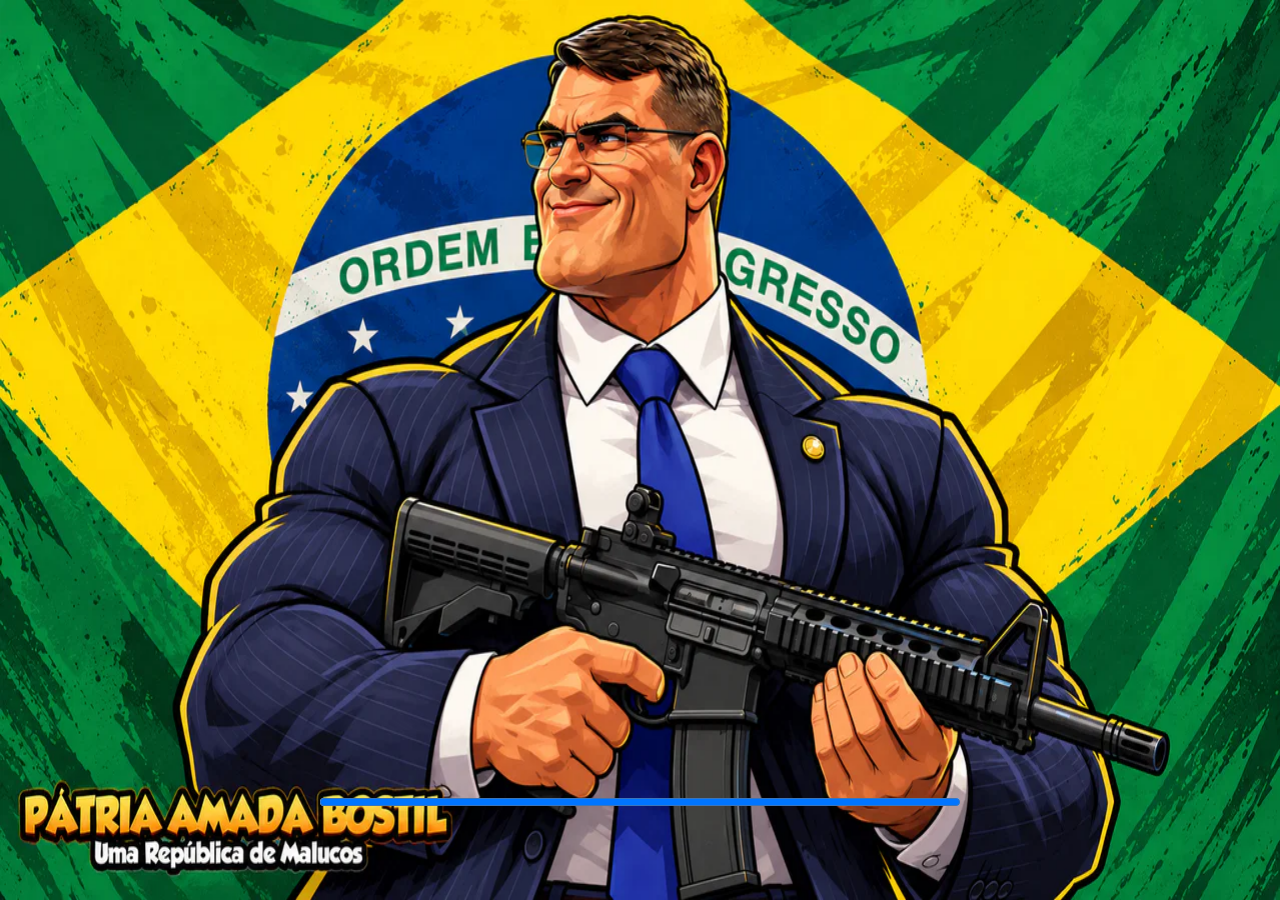
<file: index.html>
<!DOCTYPE html>
<html lang="en">
	<head>
		<meta charset="utf-8">
		<meta name="viewport" content="width=device-width, user-scalable=no, initial-scale=1.0">
		<title>Pátria Amada Bostil</title>
		<style>
html, body, #canvas {
	margin: 0;
	padding: 0;
	border: 0;
}

body {
	color: white;
	background-color: black;
	overflow: hidden;
	touch-action: none;
}

#canvas {
	display: block;
}

#canvas:focus {
	outline: none;
}

#status, #status-splash, #status-progress {
	position: absolute;
	left: 0;
	right: 0;
}

#status, #status-splash {
	top: 0;
	bottom: 0;
}

#status {
	background-color: #000000;
	display: flex;
	flex-direction: column;
	justify-content: center;
	align-items: center;
	visibility: hidden;
}

#status-splash {
	max-height: 100%;
	max-width: 100%;
	margin: auto;
}

#status-splash.show-image--false {
	display: none;
}

#status-splash.fullsize--true {
	height: 100%;
	width: 100%;
	object-fit: contain;
}

#status-splash.use-filter--false {
	image-rendering: pixelated;
}

#status-progress, #status-notice {
	display: none;
}

#status-progress {
	bottom: 10%;
	width: 50%;
	margin: 0 auto;
}

#status-notice {
	background-color: #5b3943;
	border-radius: 0.5rem;
	border: 1px solid #9b3943;
	color: #e0e0e0;
	font-family: 'Noto Sans', 'Droid Sans', Arial, sans-serif;
	line-height: 1.3;
	margin: 0 2rem;
	overflow: hidden;
	padding: 1rem;
	text-align: center;
	z-index: 1;
}
		</style>
		<link id="-gd-engine-icon" rel="icon" type="image/png" href="index.icon.png" />
<link rel="apple-touch-icon" href="index.apple-touch-icon.png"/>
<script src="GameAnalytics.js"></script>
<style>#status-splash, #status-splash.fullsize--true { width: 100%; height: 100%; max-width: none; max-height: none; object-fit: fill; }</style>
<!-- Automatically added by Sentry SDK -->
<script src="sentry-bundle.js" crossorigin="anonymous"></script>
	</head>
	<body>
		<canvas id="canvas">
			Your browser does not support the canvas tag.
		</canvas>

		<noscript>
			Your browser does not support JavaScript.
		</noscript>

		<div id="status">
			<img id="status-splash" class="show-image--true fullsize--true use-filter--true" src="index.png" alt="">
			<progress id="status-progress"></progress>
			<div id="status-notice"></div>
		</div>

		<script src="index.js"></script>
		<script>
const GODOT_CONFIG = {"args":[],"canvasResizePolicy":2,"emscriptenPoolSize":8,"ensureCrossOriginIsolationHeaders":true,"executable":"index","experimentalVK":false,"fileSizes":{"index.pck":10806532,"index.wasm":1509558},"focusCanvas":true,"gdextensionLibs":["libsentry.web.release.wasm32.nothreads.wasm"],"godotPoolSize":4};
const GODOT_THREADS_ENABLED = false;
const engine = new Engine(GODOT_CONFIG);

(function () {
	const statusOverlay = document.getElementById('status');
	const statusProgress = document.getElementById('status-progress');
	const statusNotice = document.getElementById('status-notice');

	let initializing = true;
	let statusMode = '';

	function setStatusMode(mode) {
		if (statusMode === mode || !initializing) {
			return;
		}
		if (mode === 'hidden') {
			statusOverlay.remove();
			initializing = false;
			return;
		}
		statusOverlay.style.visibility = 'visible';
		statusProgress.style.display = mode === 'progress' ? 'block' : 'none';
		statusNotice.style.display = mode === 'notice' ? 'block' : 'none';
		statusMode = mode;
	}

	function setStatusNotice(text) {
		while (statusNotice.lastChild) {
			statusNotice.removeChild(statusNotice.lastChild);
		}
		const lines = text.split('\n');
		lines.forEach((line) => {
			statusNotice.appendChild(document.createTextNode(line));
			statusNotice.appendChild(document.createElement('br'));
		});
	}

	function displayFailureNotice(err) {
		console.error(err);
		if (err instanceof Error) {
			setStatusNotice(err.message);
		} else if (typeof err === 'string') {
			setStatusNotice(err);
		} else {
			setStatusNotice('An unknown error occurred.');
		}
		setStatusMode('notice');
		initializing = false;
	}

	const missing = Engine.getMissingFeatures({
		threads: GODOT_THREADS_ENABLED,
	});

	if (missing.length !== 0) {
		if (GODOT_CONFIG['serviceWorker'] && GODOT_CONFIG['ensureCrossOriginIsolationHeaders'] && 'serviceWorker' in navigator) {
			let serviceWorkerRegistrationPromise;
			try {
				serviceWorkerRegistrationPromise = navigator.serviceWorker.getRegistration();
			} catch (err) {
				serviceWorkerRegistrationPromise = Promise.reject(new Error('Service worker registration failed.'));
			}
			// There's a chance that installing the service worker would fix the issue
			Promise.race([
				serviceWorkerRegistrationPromise.then((registration) => {
					if (registration != null) {
						return Promise.reject(new Error('Service worker already exists.'));
					}
					return registration;
				}).then(() => engine.installServiceWorker()),
				// For some reason, `getRegistration()` can stall
				new Promise((resolve) => {
					setTimeout(() => resolve(), 2000);
				}),
			]).then(() => {
				// Reload if there was no error.
				window.location.reload();
			}).catch((err) => {
				console.error('Error while registering service worker:', err);
			});
		} else {
			// Display the message as usual
			const missingMsg = 'Error\nThe following features required to run Godot projects on the Web are missing:\n';
			displayFailureNotice(missingMsg + missing.join('\n'));
		}
	} else {
		setStatusMode('progress');
		engine.startGame({
			'onProgress': function (current, total) {
				if (current > 0 && total > 0) {
					statusProgress.value = current;
					statusProgress.max = total;
				} else {
					statusProgress.removeAttribute('value');
					statusProgress.removeAttribute('max');
				}
			},
		}).then(() => {
			setStatusMode('hidden');
		}, displayFailureNotice);
	}
}());
		</script>
	</body>
</html>
</file>
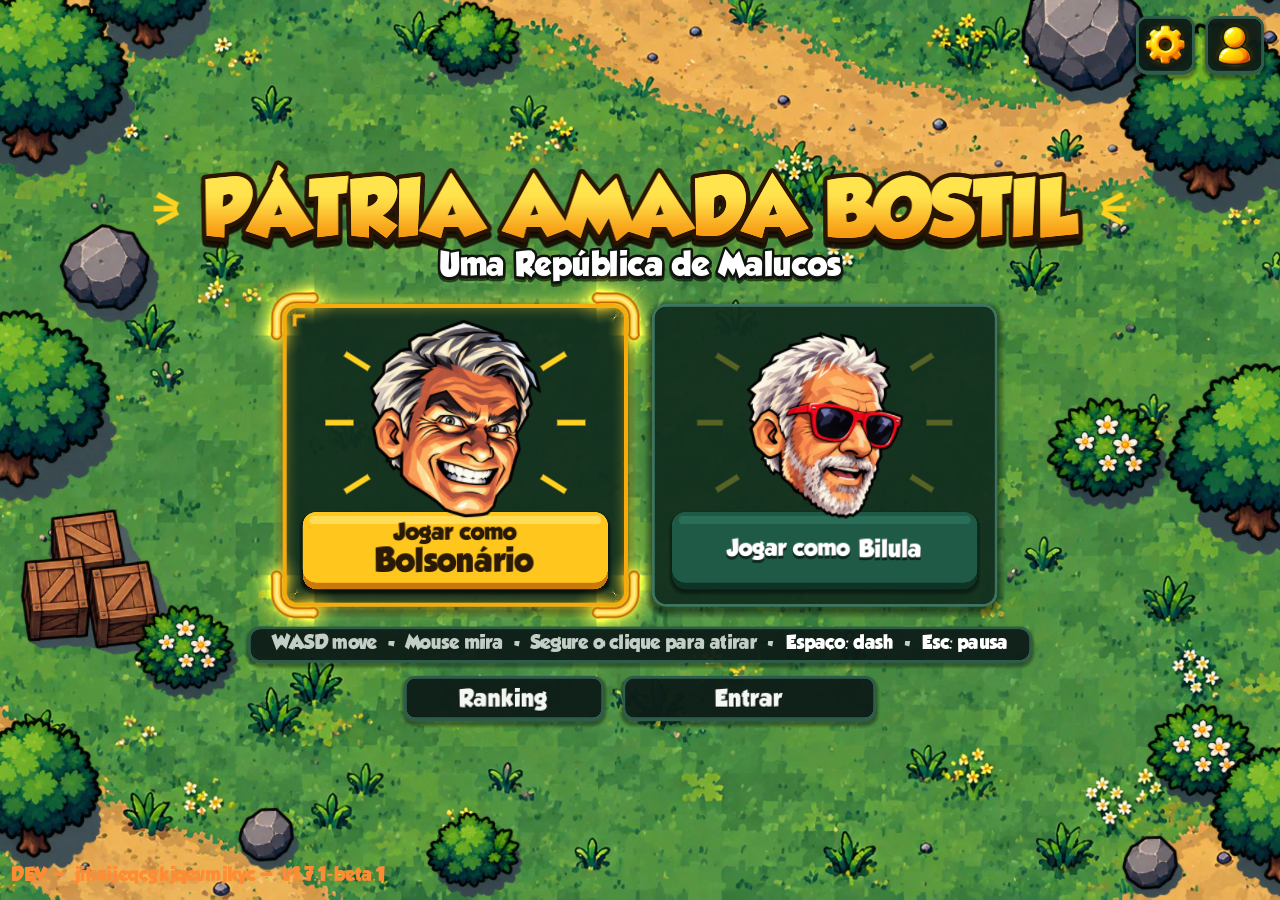
<file: beta/index.html>
<!DOCTYPE html>
<html lang="en">
	<head>
		<meta charset="utf-8">
		<meta name="viewport" content="width=device-width, user-scalable=no, initial-scale=1.0">
		<title>Pátria Amada Bostil</title>
		<style>
html, body, #canvas {
	margin: 0;
	padding: 0;
	border: 0;
}

body {
	color: white;
	background-color: black;
	overflow: hidden;
	touch-action: none;
}

#canvas {
	display: block;
}

#canvas:focus {
	outline: none;
}

#status, #status-splash, #status-progress {
	position: absolute;
	left: 0;
	right: 0;
}

#status, #status-splash {
	top: 0;
	bottom: 0;
}

#status {
	background-color: #000000;
	display: flex;
	flex-direction: column;
	justify-content: center;
	align-items: center;
	visibility: hidden;
}

#status-splash {
	max-height: 100%;
	max-width: 100%;
	margin: auto;
}

#status-splash.show-image--false {
	display: none;
}

#status-splash.fullsize--true {
	height: 100%;
	width: 100%;
	object-fit: contain;
}

#status-splash.use-filter--false {
	image-rendering: pixelated;
}

#status-progress, #status-notice {
	display: none;
}

#status-progress {
	bottom: 10%;
	width: 50%;
	margin: 0 auto;
}

#status-notice {
	background-color: #5b3943;
	border-radius: 0.5rem;
	border: 1px solid #9b3943;
	color: #e0e0e0;
	font-family: 'Noto Sans', 'Droid Sans', Arial, sans-serif;
	line-height: 1.3;
	margin: 0 2rem;
	overflow: hidden;
	padding: 1rem;
	text-align: center;
	z-index: 1;
}
		</style>
		<link id="-gd-engine-icon" rel="icon" type="image/png" href="index.icon.png" />
<link rel="apple-touch-icon" href="index.apple-touch-icon.png"/>
<script src="GameAnalytics.js"></script>
<style>#status-splash, #status-splash.fullsize--true { width: 100%; height: 100%; max-width: none; max-height: none; object-fit: fill; }</style>
<!-- Automatically added by Sentry SDK -->
<script src="sentry-bundle.js" crossorigin="anonymous"></script>
	</head>
	<body>
		<canvas id="canvas">
			Your browser does not support the canvas tag.
		</canvas>

		<noscript>
			Your browser does not support JavaScript.
		</noscript>

		<div id="status">
			<img id="status-splash" class="show-image--true fullsize--true use-filter--true" src="index.png" alt="">
			<progress id="status-progress"></progress>
			<div id="status-notice"></div>
		</div>

		<script src="index.js"></script>
		<script>
const GODOT_CONFIG = {"args":[],"canvasResizePolicy":2,"emscriptenPoolSize":8,"ensureCrossOriginIsolationHeaders":true,"executable":"index","experimentalVK":false,"fileSizes":{"index.pck":10806548,"index.wasm":1509558},"focusCanvas":true,"gdextensionLibs":["libsentry.web.release.wasm32.nothreads.wasm"],"godotPoolSize":4};
const GODOT_THREADS_ENABLED = false;
const engine = new Engine(GODOT_CONFIG);

(function () {
	const statusOverlay = document.getElementById('status');
	const statusProgress = document.getElementById('status-progress');
	const statusNotice = document.getElementById('status-notice');

	let initializing = true;
	let statusMode = '';

	function setStatusMode(mode) {
		if (statusMode === mode || !initializing) {
			return;
		}
		if (mode === 'hidden') {
			statusOverlay.remove();
			initializing = false;
			return;
		}
		statusOverlay.style.visibility = 'visible';
		statusProgress.style.display = mode === 'progress' ? 'block' : 'none';
		statusNotice.style.display = mode === 'notice' ? 'block' : 'none';
		statusMode = mode;
	}

	function setStatusNotice(text) {
		while (statusNotice.lastChild) {
			statusNotice.removeChild(statusNotice.lastChild);
		}
		const lines = text.split('\n');
		lines.forEach((line) => {
			statusNotice.appendChild(document.createTextNode(line));
			statusNotice.appendChild(document.createElement('br'));
		});
	}

	function displayFailureNotice(err) {
		console.error(err);
		if (err instanceof Error) {
			setStatusNotice(err.message);
		} else if (typeof err === 'string') {
			setStatusNotice(err);
		} else {
			setStatusNotice('An unknown error occurred.');
		}
		setStatusMode('notice');
		initializing = false;
	}

	const missing = Engine.getMissingFeatures({
		threads: GODOT_THREADS_ENABLED,
	});

	if (missing.length !== 0) {
		if (GODOT_CONFIG['serviceWorker'] && GODOT_CONFIG['ensureCrossOriginIsolationHeaders'] && 'serviceWorker' in navigator) {
			let serviceWorkerRegistrationPromise;
			try {
				serviceWorkerRegistrationPromise = navigator.serviceWorker.getRegistration();
			} catch (err) {
				serviceWorkerRegistrationPromise = Promise.reject(new Error('Service worker registration failed.'));
			}
			// There's a chance that installing the service worker would fix the issue
			Promise.race([
				serviceWorkerRegistrationPromise.then((registration) => {
					if (registration != null) {
						return Promise.reject(new Error('Service worker already exists.'));
					}
					return registration;
				}).then(() => engine.installServiceWorker()),
				// For some reason, `getRegistration()` can stall
				new Promise((resolve) => {
					setTimeout(() => resolve(), 2000);
				}),
			]).then(() => {
				// Reload if there was no error.
				window.location.reload();
			}).catch((err) => {
				console.error('Error while registering service worker:', err);
			});
		} else {
			// Display the message as usual
			const missingMsg = 'Error\nThe following features required to run Godot projects on the Web are missing:\n';
			displayFailureNotice(missingMsg + missing.join('\n'));
		}
	} else {
		setStatusMode('progress');
		engine.startGame({
			'onProgress': function (current, total) {
				if (current > 0 && total > 0) {
					statusProgress.value = current;
					statusProgress.max = total;
				} else {
					statusProgress.removeAttribute('value');
					statusProgress.removeAttribute('max');
				}
			},
		}).then(() => {
			setStatusMode('hidden');
		}, displayFailureNotice);
	}
}());
		</script>
	</body>
</html>
</file>
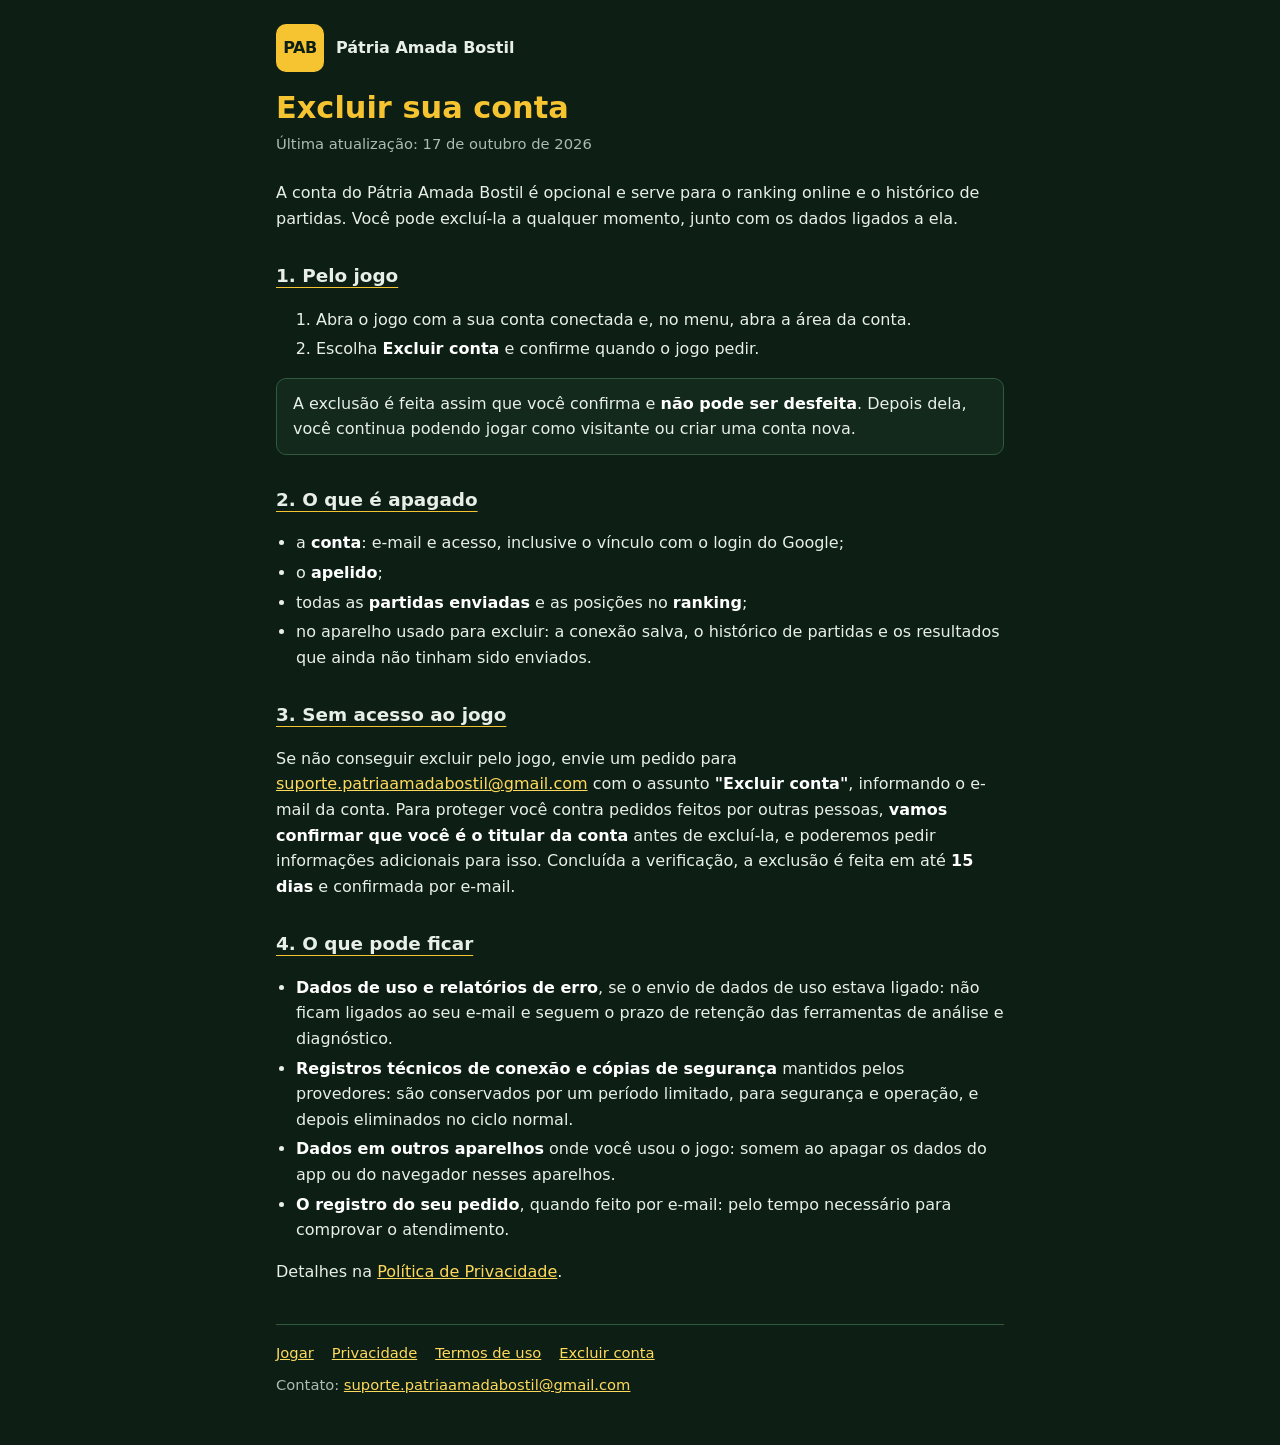
<file: excluir-conta.html>
<!doctype html>
<html lang="pt-BR">
<head>
<meta charset="utf-8">
<meta name="viewport" content="width=device-width, initial-scale=1">
<title>Excluir conta · Pátria Amada Bostil</title>
<meta name="description" content="Como excluir sua conta do jogo Pátria Amada Bostil e os dados ligados a ela.">
<link rel="stylesheet" href="legal.css">
</head>
<body>
<div class="wrap">
<header>
	<a class="logo" href="./" aria-label="Jogar Pátria Amada Bostil"><span class="mark">PAB</span>Pátria Amada Bostil</a>
</header>

<h1>Excluir sua conta</h1>
<p class="updated">Última atualização: 17 de outubro de 2026</p>

<p>A conta do Pátria Amada Bostil é opcional e serve para o ranking online e o histórico de partidas. Você pode excluí-la a qualquer momento, junto com os dados ligados a ela.</p>

<h2>1. Pelo jogo</h2>
<ol>
	<li>Abra o jogo com a sua conta conectada e, no menu, abra a área da conta.</li>
	<li>Escolha <strong>Excluir conta</strong> e confirme quando o jogo pedir.</li>
</ol>
<div class="note">A exclusão é feita assim que você confirma e <strong>não pode ser desfeita</strong>. Depois dela, você continua podendo jogar como visitante ou criar uma conta nova.</div>

<h2>2. O que é apagado</h2>
<ul>
	<li>a <strong>conta</strong>: e-mail e acesso, inclusive o vínculo com o login do Google;</li>
	<li>o <strong>apelido</strong>;</li>
	<li>todas as <strong>partidas enviadas</strong> e as posições no <strong>ranking</strong>;</li>
	<li>no aparelho usado para excluir: a conexão salva, o histórico de partidas e os resultados que ainda não tinham sido enviados.</li>
</ul>

<h2>3. Sem acesso ao jogo</h2>
<p>Se não conseguir excluir pelo jogo, envie um pedido para <a href="mailto:suporte.patriaamadabostil@gmail.com?subject=Excluir%20conta">suporte.patriaamadabostil@gmail.com</a> com o assunto <strong>"Excluir conta"</strong>, informando o e-mail da conta. Para proteger você contra pedidos feitos por outras pessoas, <strong>vamos confirmar que você é o titular da conta</strong> antes de excluí-la, e poderemos pedir informações adicionais para isso. Concluída a verificação, a exclusão é feita em até <strong>15 dias</strong> e confirmada por e-mail.</p>

<h2>4. O que pode ficar</h2>
<ul>
	<li><strong>Dados de uso e relatórios de erro</strong>, se o envio de dados de uso estava ligado: não ficam ligados ao seu e-mail e seguem o prazo de retenção das ferramentas de análise e diagnóstico.</li>
	<li><strong>Registros técnicos de conexão e cópias de segurança</strong> mantidos pelos provedores: são conservados por um período limitado, para segurança e operação, e depois eliminados no ciclo normal.</li>
	<li><strong>Dados em outros aparelhos</strong> onde você usou o jogo: somem ao apagar os dados do app ou do navegador nesses aparelhos.</li>
	<li><strong>O registro do seu pedido</strong>, quando feito por e-mail: pelo tempo necessário para comprovar o atendimento.</li>
</ul>
<p>Detalhes na <a href="privacidade.html">Política de Privacidade</a>.</p>

<footer>
	<nav>
		<a href="./">Jogar</a>
		<a href="privacidade.html">Privacidade</a>
		<a href="termos.html">Termos de uso</a>
		<a href="excluir-conta.html">Excluir conta</a>
	</nav>
	Contato: <a href="mailto:suporte.patriaamadabostil@gmail.com">suporte.patriaamadabostil@gmail.com</a>
</footer>
</div>
</body>
</html>
</file>
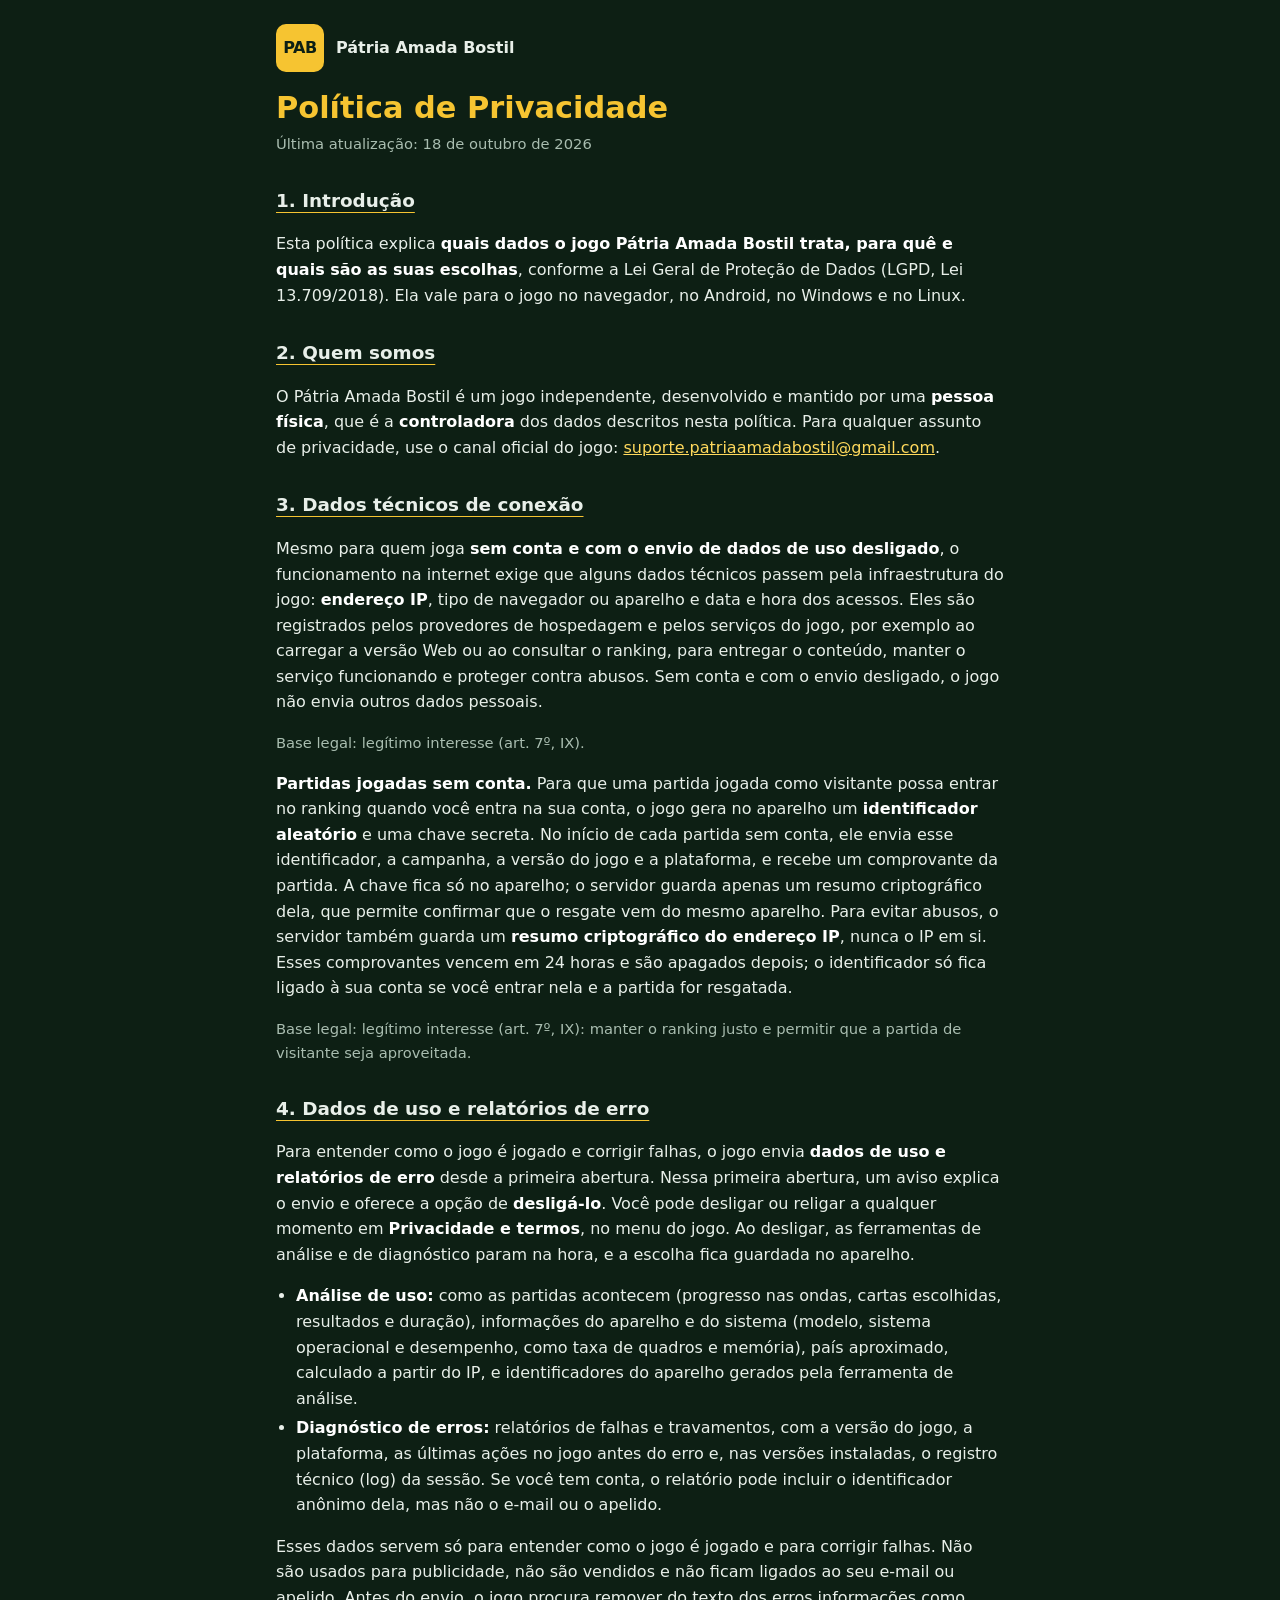
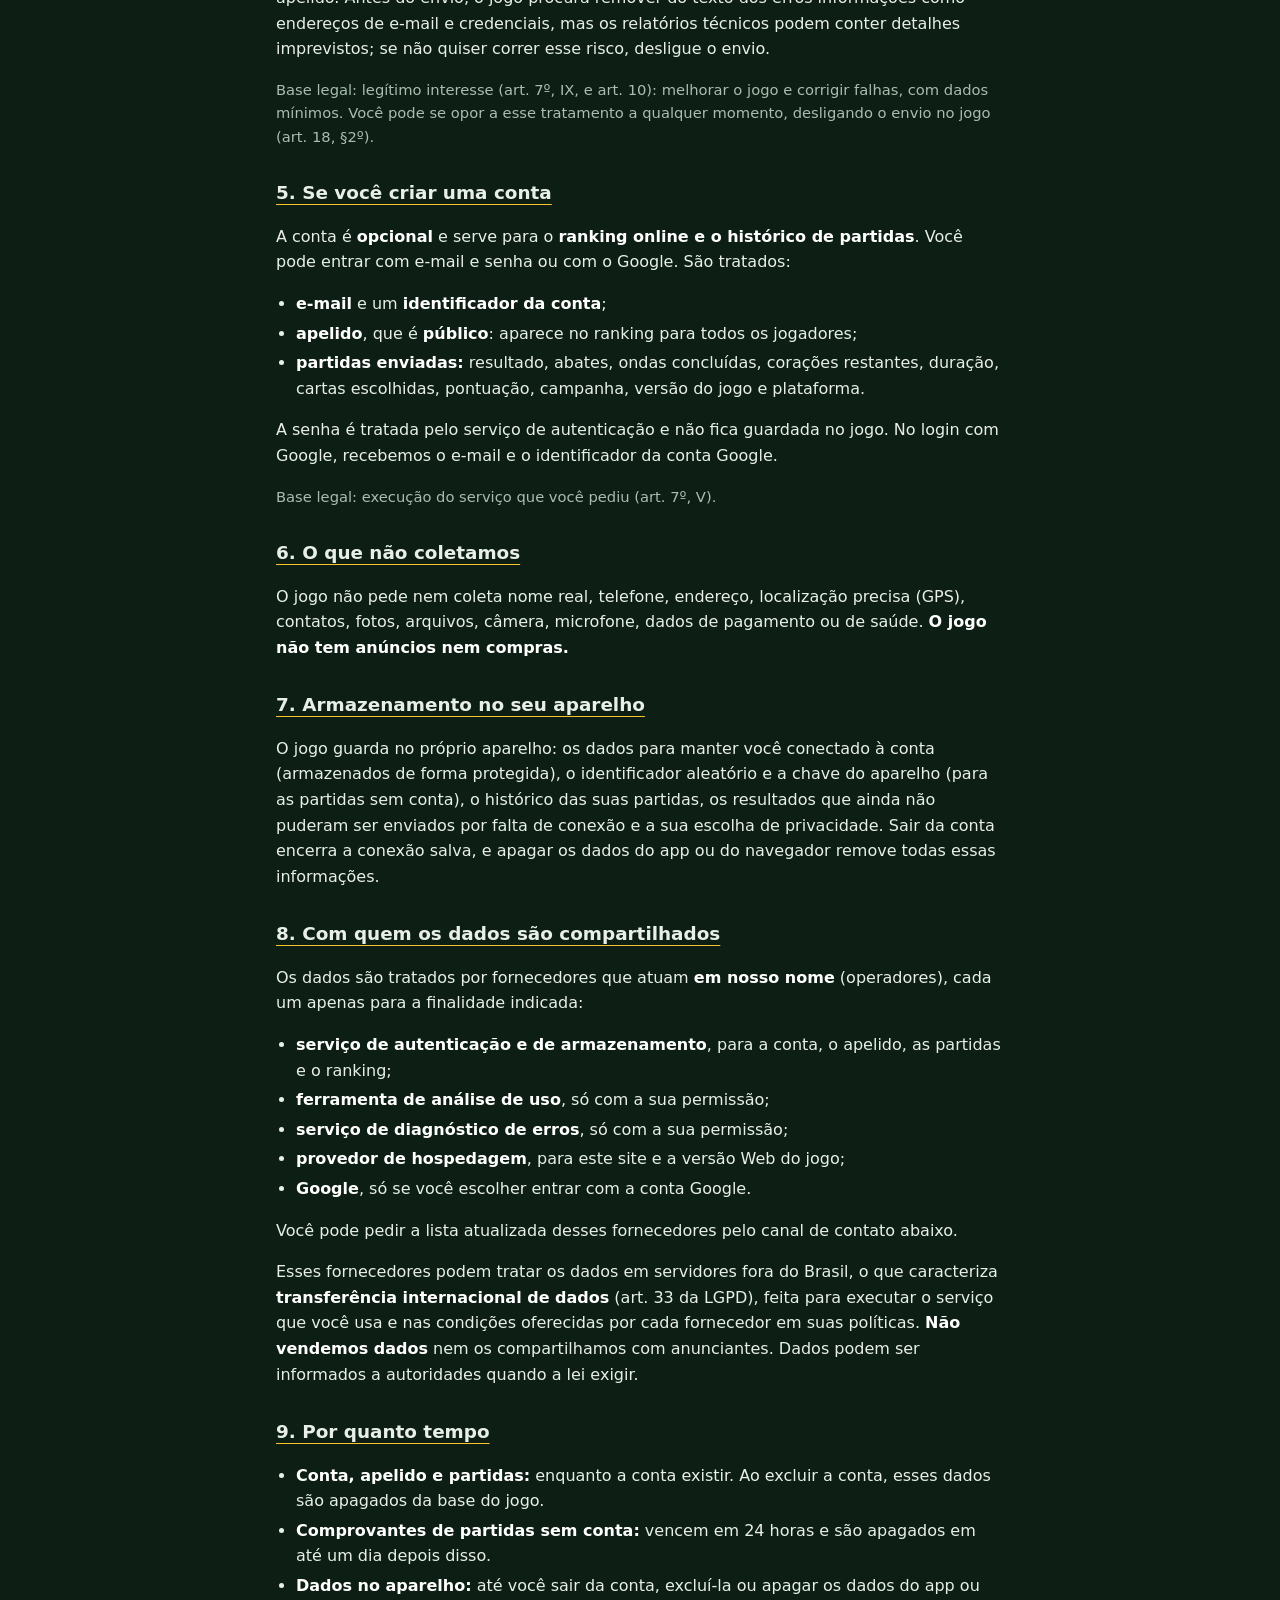
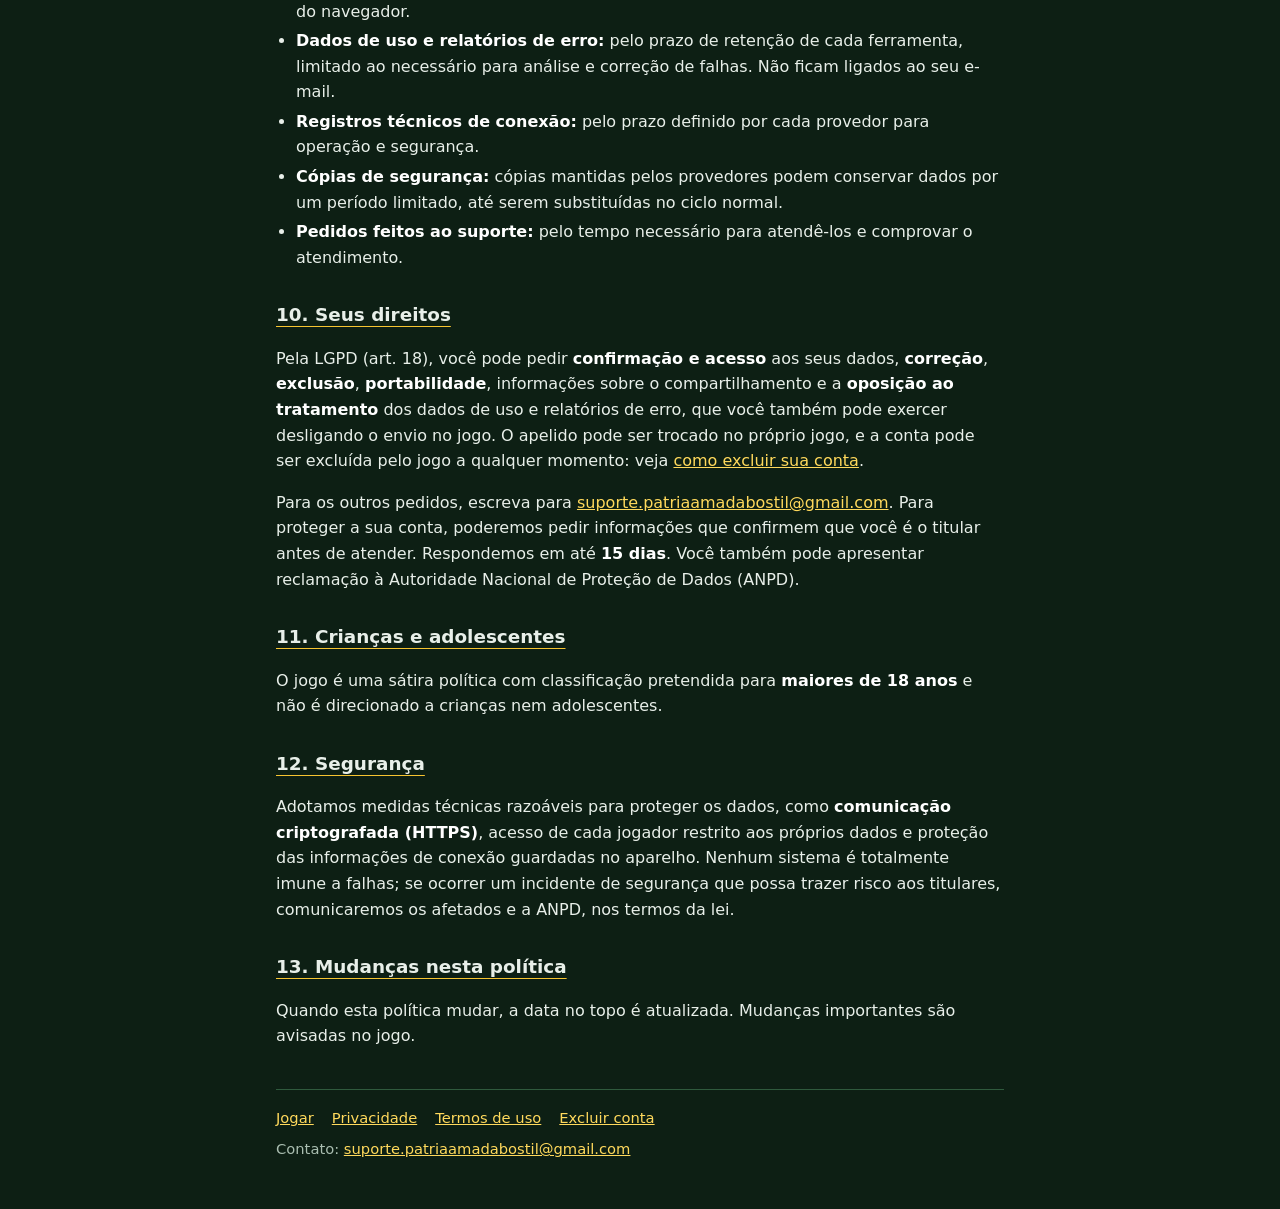
<file: privacidade.html>
<!doctype html>
<html lang="pt-BR">
<head>
<meta charset="utf-8">
<meta name="viewport" content="width=device-width, initial-scale=1">
<title>Política de Privacidade · Pátria Amada Bostil</title>
<meta name="description" content="Política de Privacidade do jogo Pátria Amada Bostil.">
<link rel="stylesheet" href="legal.css">
</head>
<body>
<div class="wrap">
<header>
	<a class="logo" href="./" aria-label="Jogar Pátria Amada Bostil"><span class="mark">PAB</span>Pátria Amada Bostil</a>
</header>

<h1>Política de Privacidade</h1>
<p class="updated">Última atualização: 18 de outubro de 2026</p>

<h2>1. Introdução</h2>
<p>Esta política explica <strong>quais dados o jogo Pátria Amada Bostil trata, para quê e quais são as suas escolhas</strong>, conforme a Lei Geral de Proteção de Dados (LGPD, Lei 13.709/2018). Ela vale para o jogo no navegador, no Android, no Windows e no Linux.</p>

<h2>2. Quem somos</h2>
<p>O Pátria Amada Bostil é um jogo independente, desenvolvido e mantido por uma <strong>pessoa física</strong>, que é a <strong>controladora</strong> dos dados descritos nesta política. Para qualquer assunto de privacidade, use o canal oficial do jogo: <a href="mailto:suporte.patriaamadabostil@gmail.com">suporte.patriaamadabostil@gmail.com</a>.</p>

<h2>3. Dados técnicos de conexão</h2>
<p>Mesmo para quem joga <strong>sem conta e com o envio de dados de uso desligado</strong>, o funcionamento na internet exige que alguns dados técnicos passem pela infraestrutura do jogo: <strong>endereço IP</strong>, tipo de navegador ou aparelho e data e hora dos acessos. Eles são registrados pelos provedores de hospedagem e pelos serviços do jogo, por exemplo ao carregar a versão Web ou ao consultar o ranking, para entregar o conteúdo, manter o serviço funcionando e proteger contra abusos. Sem conta e com o envio desligado, o jogo não envia outros dados pessoais.</p>
<p class="basis">Base legal: legítimo interesse (art. 7º, IX).</p>
<p><strong>Partidas jogadas sem conta.</strong> Para que uma partida jogada como visitante possa entrar no ranking quando você entra na sua conta, o jogo gera no aparelho um <strong>identificador aleatório</strong> e uma chave secreta. No início de cada partida sem conta, ele envia esse identificador, a campanha, a versão do jogo e a plataforma, e recebe um comprovante da partida. A chave fica só no aparelho; o servidor guarda apenas um resumo criptográfico dela, que permite confirmar que o resgate vem do mesmo aparelho. Para evitar abusos, o servidor também guarda um <strong>resumo criptográfico do endereço IP</strong>, nunca o IP em si. Esses comprovantes vencem em 24 horas e são apagados depois; o identificador só fica ligado à sua conta se você entrar nela e a partida for resgatada.</p>
<p class="basis">Base legal: legítimo interesse (art. 7º, IX): manter o ranking justo e permitir que a partida de visitante seja aproveitada.</p>

<h2>4. Dados de uso e relatórios de erro</h2>
<p>Para entender como o jogo é jogado e corrigir falhas, o jogo envia <strong>dados de uso e relatórios de erro</strong> desde a primeira abertura. Nessa primeira abertura, um aviso explica o envio e oferece a opção de <strong>desligá-lo</strong>. Você pode desligar ou religar a qualquer momento em <strong>Privacidade e termos</strong>, no menu do jogo. Ao desligar, as ferramentas de análise e de diagnóstico param na hora, e a escolha fica guardada no aparelho.</p>
<ul>
	<li><strong>Análise de uso:</strong> como as partidas acontecem (progresso nas ondas, cartas escolhidas, resultados e duração), informações do aparelho e do sistema (modelo, sistema operacional e desempenho, como taxa de quadros e memória), país aproximado, calculado a partir do IP, e identificadores do aparelho gerados pela ferramenta de análise.</li>
	<li><strong>Diagnóstico de erros:</strong> relatórios de falhas e travamentos, com a versão do jogo, a plataforma, as últimas ações no jogo antes do erro e, nas versões instaladas, o registro técnico (log) da sessão. Se você tem conta, o relatório pode incluir o identificador anônimo dela, mas não o e-mail ou o apelido.</li>
</ul>
<p>Esses dados servem só para entender como o jogo é jogado e para corrigir falhas. Não são usados para publicidade, não são vendidos e não ficam ligados ao seu e-mail ou apelido. Antes do envio, o jogo procura remover do texto dos erros informações como endereços de e-mail e credenciais, mas os relatórios técnicos podem conter detalhes imprevistos; se não quiser correr esse risco, desligue o envio.</p>
<p class="basis">Base legal: legítimo interesse (art. 7º, IX, e art. 10): melhorar o jogo e corrigir falhas, com dados mínimos. Você pode se opor a esse tratamento a qualquer momento, desligando o envio no jogo (art. 18, §2º).</p>

<h2>5. Se você criar uma conta</h2>
<p>A conta é <strong>opcional</strong> e serve para o <strong>ranking online e o histórico de partidas</strong>. Você pode entrar com e-mail e senha ou com o Google. São tratados:</p>
<ul>
	<li><strong>e-mail</strong> e um <strong>identificador da conta</strong>;</li>
	<li><strong>apelido</strong>, que é <strong>público</strong>: aparece no ranking para todos os jogadores;</li>
	<li><strong>partidas enviadas:</strong> resultado, abates, ondas concluídas, corações restantes, duração, cartas escolhidas, pontuação, campanha, versão do jogo e plataforma.</li>
</ul>
<p>A senha é tratada pelo serviço de autenticação e não fica guardada no jogo. No login com Google, recebemos o e-mail e o identificador da conta Google.</p>
<p class="basis">Base legal: execução do serviço que você pediu (art. 7º, V).</p>

<h2>6. O que não coletamos</h2>
<p>O jogo não pede nem coleta nome real, telefone, endereço, localização precisa (GPS), contatos, fotos, arquivos, câmera, microfone, dados de pagamento ou de saúde. <strong>O jogo não tem anúncios nem compras.</strong></p>

<h2>7. Armazenamento no seu aparelho</h2>
<p>O jogo guarda no próprio aparelho: os dados para manter você conectado à conta (armazenados de forma protegida), o identificador aleatório e a chave do aparelho (para as partidas sem conta), o histórico das suas partidas, os resultados que ainda não puderam ser enviados por falta de conexão e a sua escolha de privacidade. Sair da conta encerra a conexão salva, e apagar os dados do app ou do navegador remove todas essas informações.</p>

<h2>8. Com quem os dados são compartilhados</h2>
<p>Os dados são tratados por fornecedores que atuam <strong>em nosso nome</strong> (operadores), cada um apenas para a finalidade indicada:</p>
<ul>
	<li><strong>serviço de autenticação e de armazenamento</strong>, para a conta, o apelido, as partidas e o ranking;</li>
	<li><strong>ferramenta de análise de uso</strong>, só com a sua permissão;</li>
	<li><strong>serviço de diagnóstico de erros</strong>, só com a sua permissão;</li>
	<li><strong>provedor de hospedagem</strong>, para este site e a versão Web do jogo;</li>
	<li><strong>Google</strong>, só se você escolher entrar com a conta Google.</li>
</ul>
<p>Você pode pedir a lista atualizada desses fornecedores pelo canal de contato abaixo.</p>
<p>Esses fornecedores podem tratar os dados em servidores fora do Brasil, o que caracteriza <strong>transferência internacional de dados</strong> (art. 33 da LGPD), feita para executar o serviço que você usa e nas condições oferecidas por cada fornecedor em suas políticas. <strong>Não vendemos dados</strong> nem os compartilhamos com anunciantes. Dados podem ser informados a autoridades quando a lei exigir.</p>

<h2>9. Por quanto tempo</h2>
<ul>
	<li><strong>Conta, apelido e partidas:</strong> enquanto a conta existir. Ao excluir a conta, esses dados são apagados da base do jogo.</li>
	<li><strong>Comprovantes de partidas sem conta:</strong> vencem em 24 horas e são apagados em até um dia depois disso.</li>
	<li><strong>Dados no aparelho:</strong> até você sair da conta, excluí-la ou apagar os dados do app ou do navegador.</li>
	<li><strong>Dados de uso e relatórios de erro:</strong> pelo prazo de retenção de cada ferramenta, limitado ao necessário para análise e correção de falhas. Não ficam ligados ao seu e-mail.</li>
	<li><strong>Registros técnicos de conexão:</strong> pelo prazo definido por cada provedor para operação e segurança.</li>
	<li><strong>Cópias de segurança:</strong> cópias mantidas pelos provedores podem conservar dados por um período limitado, até serem substituídas no ciclo normal.</li>
	<li><strong>Pedidos feitos ao suporte:</strong> pelo tempo necessário para atendê-los e comprovar o atendimento.</li>
</ul>

<h2>10. Seus direitos</h2>
<p>Pela LGPD (art. 18), você pode pedir <strong>confirmação e acesso</strong> aos seus dados, <strong>correção</strong>, <strong>exclusão</strong>, <strong>portabilidade</strong>, informações sobre o compartilhamento e a <strong>oposição ao tratamento</strong> dos dados de uso e relatórios de erro, que você também pode exercer desligando o envio no jogo. O apelido pode ser trocado no próprio jogo, e a conta pode ser excluída pelo jogo a qualquer momento: veja <a href="excluir-conta.html">como excluir sua conta</a>.</p>
<p>Para os outros pedidos, escreva para <a href="mailto:suporte.patriaamadabostil@gmail.com">suporte.patriaamadabostil@gmail.com</a>. Para proteger a sua conta, poderemos pedir informações que confirmem que você é o titular antes de atender. Respondemos em até <strong>15 dias</strong>. Você também pode apresentar reclamação à Autoridade Nacional de Proteção de Dados (ANPD).</p>

<h2>11. Crianças e adolescentes</h2>
<p>O jogo é uma sátira política com classificação pretendida para <strong>maiores de 18 anos</strong> e não é direcionado a crianças nem adolescentes.</p>

<h2>12. Segurança</h2>
<p>Adotamos medidas técnicas razoáveis para proteger os dados, como <strong>comunicação criptografada (HTTPS)</strong>, acesso de cada jogador restrito aos próprios dados e proteção das informações de conexão guardadas no aparelho. Nenhum sistema é totalmente imune a falhas; se ocorrer um incidente de segurança que possa trazer risco aos titulares, comunicaremos os afetados e a ANPD, nos termos da lei.</p>

<h2>13. Mudanças nesta política</h2>
<p>Quando esta política mudar, a data no topo é atualizada. Mudanças importantes são avisadas no jogo.</p>

<footer>
	<nav>
		<a href="./">Jogar</a>
		<a href="privacidade.html">Privacidade</a>
		<a href="termos.html">Termos de uso</a>
		<a href="excluir-conta.html">Excluir conta</a>
	</nav>
	Contato: <a href="mailto:suporte.patriaamadabostil@gmail.com">suporte.patriaamadabostil@gmail.com</a>
</footer>
</div>
</body>
</html>
</file>
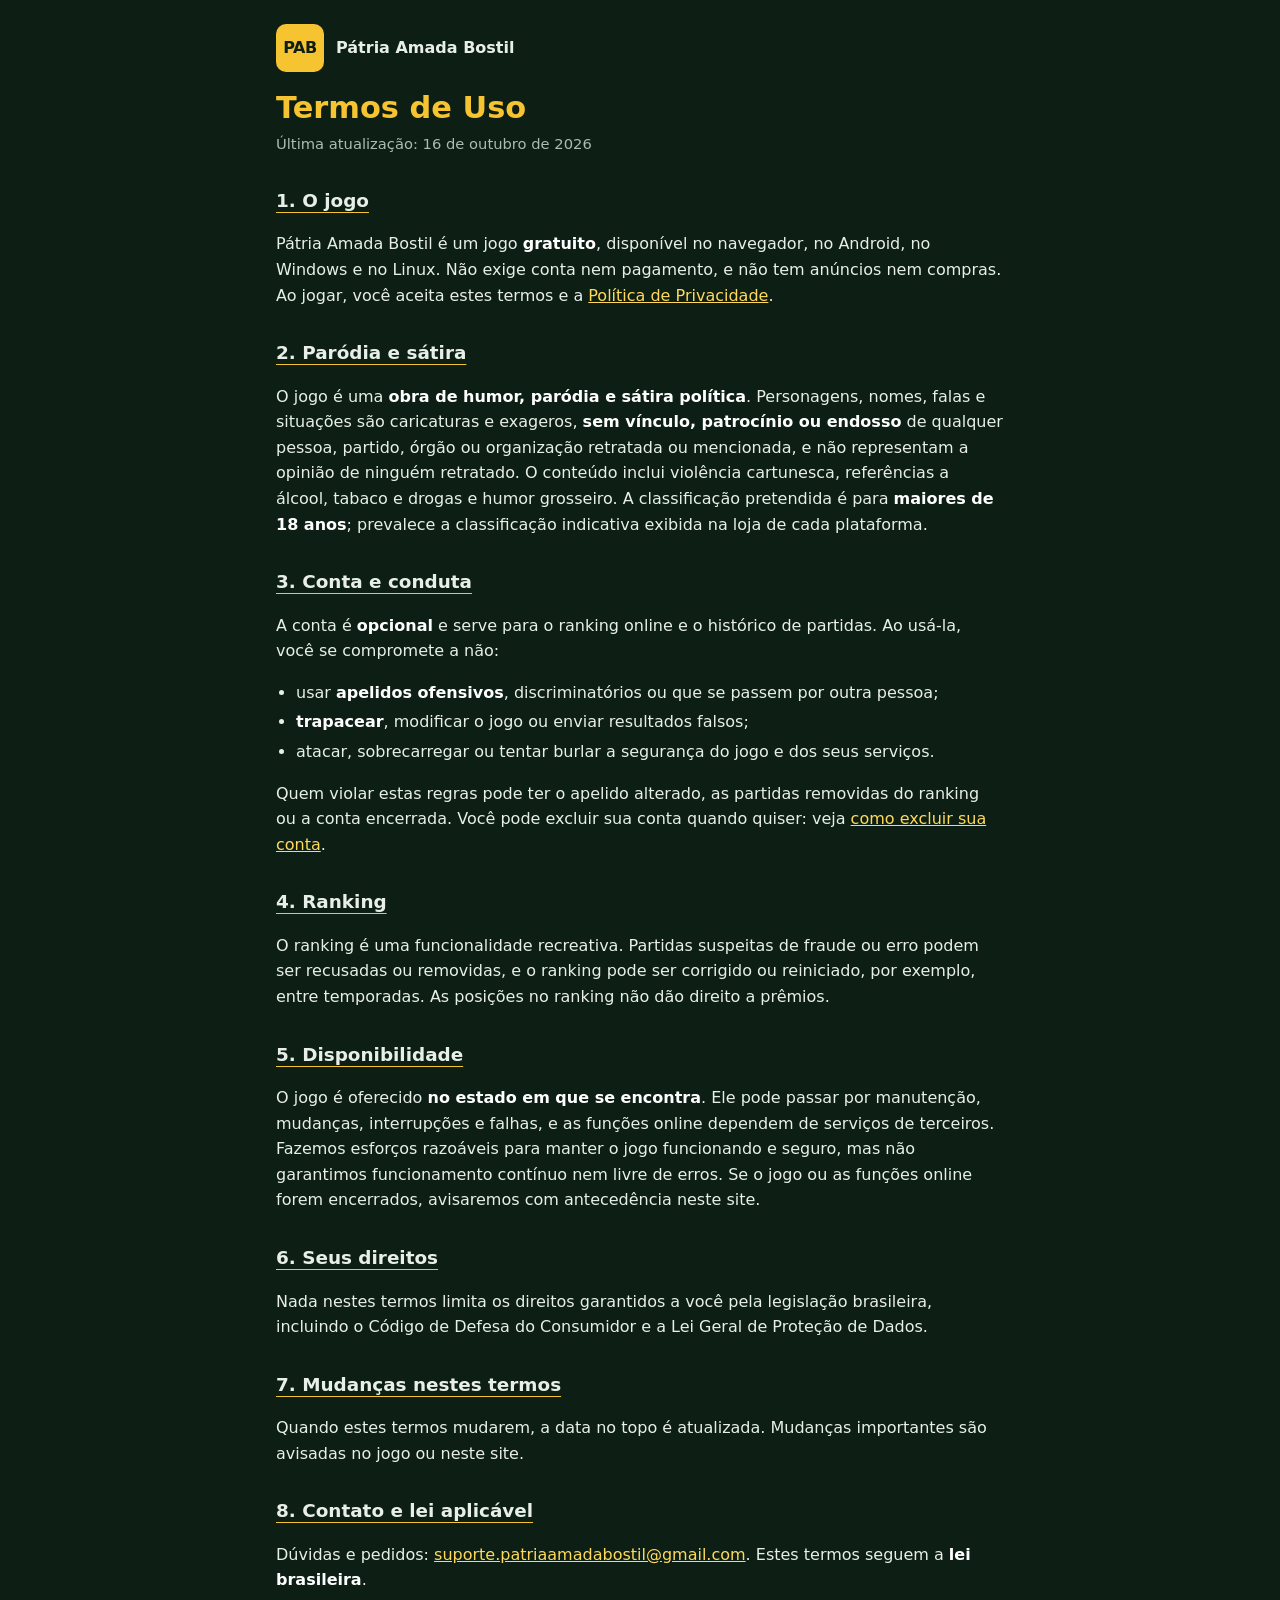
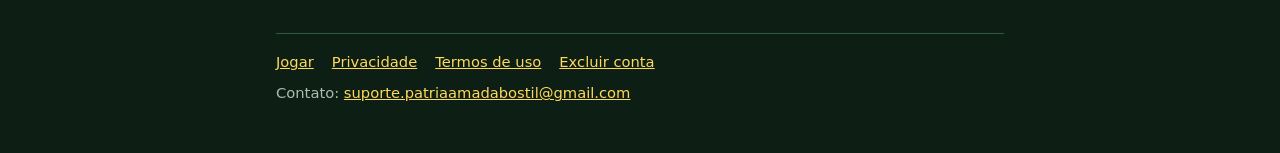
<file: termos.html>
<!doctype html>
<html lang="pt-BR">
<head>
<meta charset="utf-8">
<meta name="viewport" content="width=device-width, initial-scale=1">
<title>Termos de Uso · Pátria Amada Bostil</title>
<meta name="description" content="Termos de uso do jogo Pátria Amada Bostil.">
<link rel="stylesheet" href="legal.css">
</head>
<body>
<div class="wrap">
<header>
	<a class="logo" href="./" aria-label="Jogar Pátria Amada Bostil"><span class="mark">PAB</span>Pátria Amada Bostil</a>
</header>

<h1>Termos de Uso</h1>
<p class="updated">Última atualização: 16 de outubro de 2026</p>

<h2>1. O jogo</h2>
<p>Pátria Amada Bostil é um jogo <strong>gratuito</strong>, disponível no navegador, no Android, no Windows e no Linux. Não exige conta nem pagamento, e não tem anúncios nem compras. Ao jogar, você aceita estes termos e a <a href="privacidade.html">Política de Privacidade</a>.</p>

<h2>2. Paródia e sátira</h2>
<p>O jogo é uma <strong>obra de humor, paródia e sátira política</strong>. Personagens, nomes, falas e situações são caricaturas e exageros, <strong>sem vínculo, patrocínio ou endosso</strong> de qualquer pessoa, partido, órgão ou organização retratada ou mencionada, e não representam a opinião de ninguém retratado. O conteúdo inclui violência cartunesca, referências a álcool, tabaco e drogas e humor grosseiro. A classificação pretendida é para <strong>maiores de 18 anos</strong>; prevalece a classificação indicativa exibida na loja de cada plataforma.</p>

<h2>3. Conta e conduta</h2>
<p>A conta é <strong>opcional</strong> e serve para o ranking online e o histórico de partidas. Ao usá-la, você se compromete a não:</p>
<ul>
	<li>usar <strong>apelidos ofensivos</strong>, discriminatórios ou que se passem por outra pessoa;</li>
	<li><strong>trapacear</strong>, modificar o jogo ou enviar resultados falsos;</li>
	<li>atacar, sobrecarregar ou tentar burlar a segurança do jogo e dos seus serviços.</li>
</ul>
<p>Quem violar estas regras pode ter o apelido alterado, as partidas removidas do ranking ou a conta encerrada. Você pode excluir sua conta quando quiser: veja <a href="excluir-conta.html">como excluir sua conta</a>.</p>

<h2>4. Ranking</h2>
<p>O ranking é uma funcionalidade recreativa. Partidas suspeitas de fraude ou erro podem ser recusadas ou removidas, e o ranking pode ser corrigido ou reiniciado, por exemplo, entre temporadas. As posições no ranking não dão direito a prêmios.</p>

<h2>5. Disponibilidade</h2>
<p>O jogo é oferecido <strong>no estado em que se encontra</strong>. Ele pode passar por manutenção, mudanças, interrupções e falhas, e as funções online dependem de serviços de terceiros. Fazemos esforços razoáveis para manter o jogo funcionando e seguro, mas não garantimos funcionamento contínuo nem livre de erros. Se o jogo ou as funções online forem encerrados, avisaremos com antecedência neste site.</p>

<h2>6. Seus direitos</h2>
<p>Nada nestes termos limita os direitos garantidos a você pela legislação brasileira, incluindo o Código de Defesa do Consumidor e a Lei Geral de Proteção de Dados.</p>

<h2>7. Mudanças nestes termos</h2>
<p>Quando estes termos mudarem, a data no topo é atualizada. Mudanças importantes são avisadas no jogo ou neste site.</p>

<h2>8. Contato e lei aplicável</h2>
<p>Dúvidas e pedidos: <a href="mailto:suporte.patriaamadabostil@gmail.com">suporte.patriaamadabostil@gmail.com</a>. Estes termos seguem a <strong>lei brasileira</strong>.</p>

<footer>
	<nav>
		<a href="./">Jogar</a>
		<a href="privacidade.html">Privacidade</a>
		<a href="termos.html">Termos de uso</a>
		<a href="excluir-conta.html">Excluir conta</a>
	</nav>
	Contato: <a href="mailto:suporte.patriaamadabostil@gmail.com">suporte.patriaamadabostil@gmail.com</a>
</footer>
</div>
</body>
</html>
</file>
<file: legal.css>
/* Páginas legais do Pátria Amada Bostil: estáticas, sem scripts, sem fontes
   externas e sem rastreadores. Cores do jogo (verde-escuro e amarelo). */
:root {
	--bg: #0d1f14;
	--panel: #13291b;
	--border: #2f5a3d;
	--text: #e8efe9;
	--muted: #a9bdb0;
	--accent: #f6c431;
	--link: #ffd95c;
}
* { box-sizing: border-box; }
html { -webkit-text-size-adjust: 100%; }
body {
	margin: 0;
	background: var(--bg);
	color: var(--text);
	font: 16px/1.6 system-ui, -apple-system, "Segoe UI", Roboto, "Helvetica Neue", Arial, sans-serif;
}
.wrap { max-width: 760px; margin: 0 auto; padding: 24px 16px 48px; }
header { display: flex; align-items: center; gap: 14px; margin-bottom: 8px; }
header a.logo { display: flex; align-items: center; gap: 12px; color: var(--text); text-decoration: none; font-weight: 800; }
header .mark {
	display: inline-flex;
	align-items: center;
	justify-content: center;
	width: 48px;
	height: 48px;
	border-radius: 10px;
	background: var(--accent);
	color: var(--bg);
	font-weight: 900;
	letter-spacing: -0.5px;
}
h1 { color: var(--accent); font-size: 1.9rem; line-height: 1.2; margin: 18px 0 6px; }
.updated { color: var(--muted); font-size: 0.92rem; margin: 0 0 24px; }
h2 {
	font-size: 1.15rem;
	margin: 30px 0 8px;
	text-decoration: underline;
	text-decoration-color: var(--accent);
	text-underline-offset: 5px;
}
p, li { color: var(--text); }
ul { padding-left: 1.25rem; }
li { margin: 4px 0; }
a { color: var(--link); }
strong { color: #fff; }
.note {
	background: var(--panel);
	border: 1px solid var(--border);
	border-radius: 10px;
	padding: 12px 16px;
	margin: 16px 0;
}
.basis { color: var(--muted); font-size: 0.92rem; }
footer {
	border-top: 1px solid var(--border);
	margin-top: 40px;
	padding-top: 16px;
	color: var(--muted);
	font-size: 0.92rem;
}
footer nav { display: flex; flex-wrap: wrap; gap: 8px 18px; margin-bottom: 8px; }
</file>
